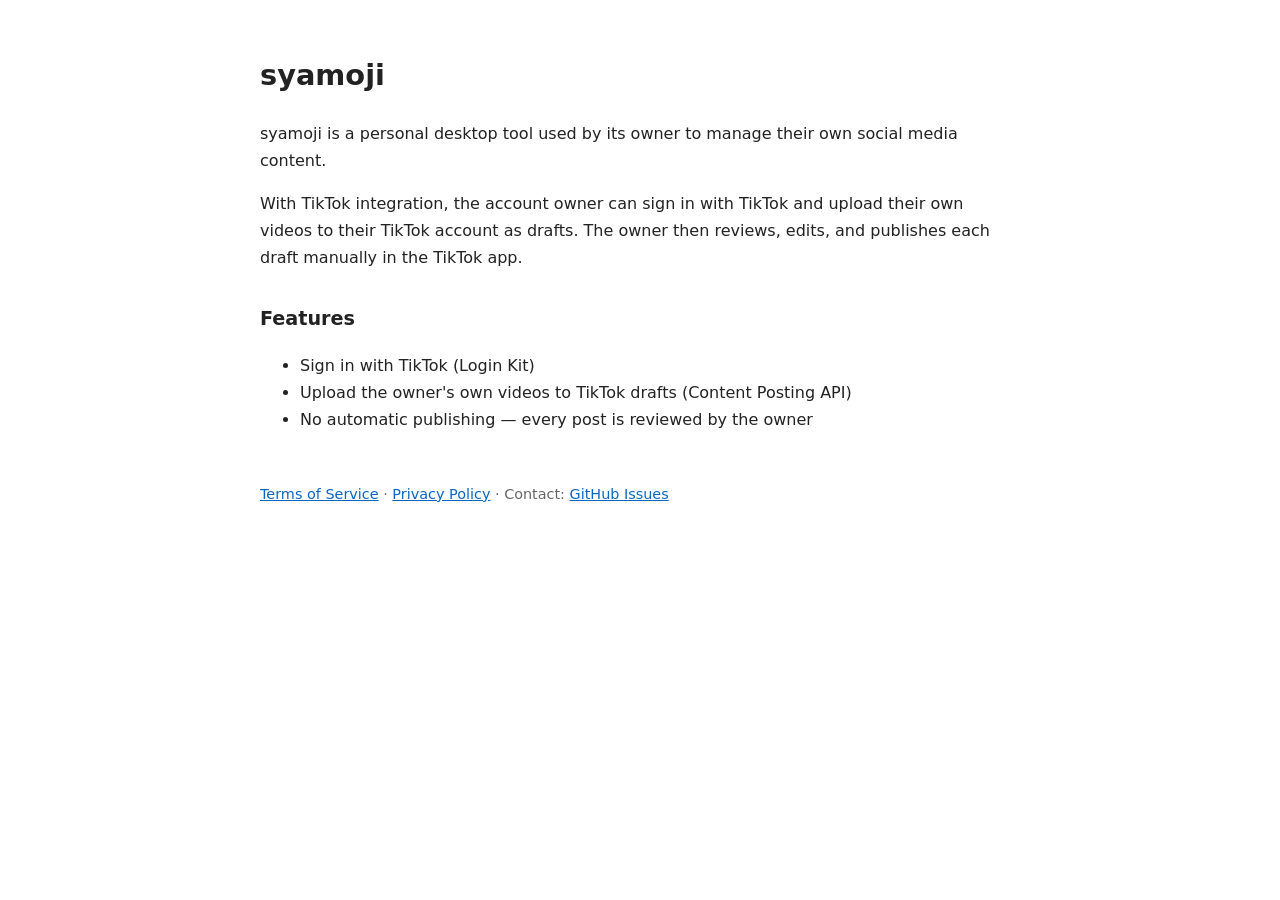
<file: index.html>
<!doctype html><html lang="en"><head><meta charset="utf-8"><meta name="viewport" content="width=device-width,initial-scale=1"><title>syamoji</title><link rel="stylesheet" href="style.css"></head><body>
<h1>syamoji</h1>
<p>syamoji is a personal desktop tool used by its owner to manage their own social media content.</p>
<p>With TikTok integration, the account owner can sign in with TikTok and upload their own videos to their TikTok account as drafts. The owner then reviews, edits, and publishes each draft manually in the TikTok app.</p>
<h2>Features</h2>
<ul><li>Sign in with TikTok (Login Kit)</li><li>Upload the owner's own videos to TikTok drafts (Content Posting API)</li><li>No automatic publishing — every post is reviewed by the owner</li></ul>
<footer><a href="terms.html">Terms of Service</a> · <a href="privacy.html">Privacy Policy</a> · Contact: <a href="https://github.com/syamoji-design/syamoji-/issues">GitHub Issues</a></footer>
</body></html>
</file>
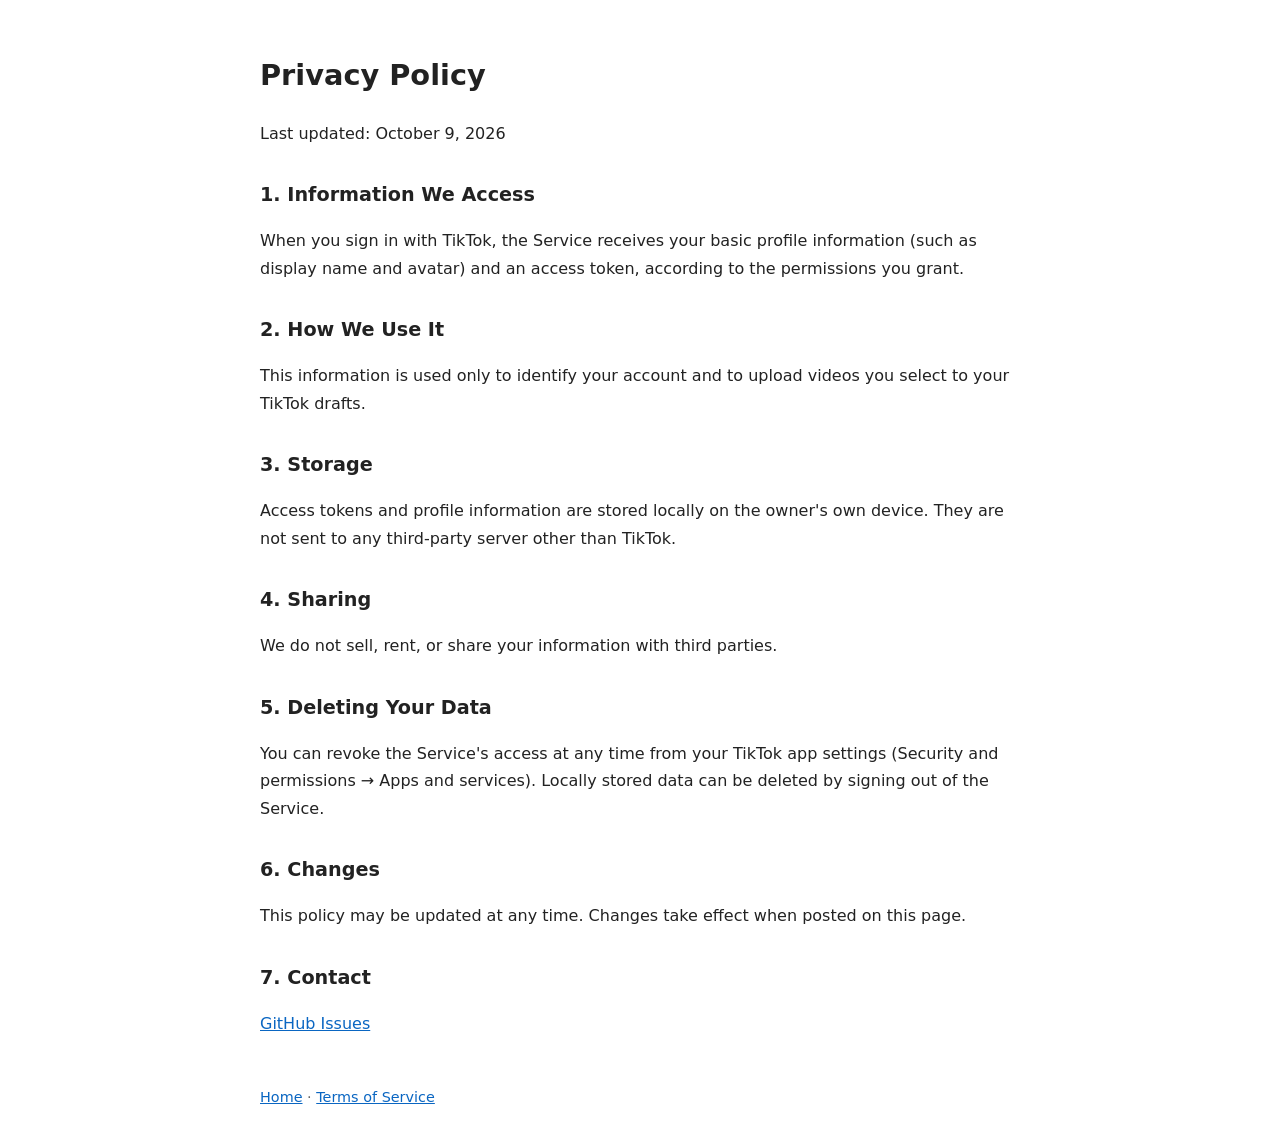
<file: privacy.html>
<!doctype html><html lang="en"><head><meta charset="utf-8"><meta name="viewport" content="width=device-width,initial-scale=1"><title>syamoji Privacy</title><link rel="stylesheet" href="style.css"></head><body>
<h1>Privacy Policy</h1><p>Last updated: October 9, 2026</p>
<h2>1. Information We Access</h2><p>When you sign in with TikTok, the Service receives your basic profile information (such as display name and avatar) and an access token, according to the permissions you grant.</p>
<h2>2. How We Use It</h2><p>This information is used only to identify your account and to upload videos you select to your TikTok drafts.</p>
<h2>3. Storage</h2><p>Access tokens and profile information are stored locally on the owner's own device. They are not sent to any third-party server other than TikTok.</p>
<h2>4. Sharing</h2><p>We do not sell, rent, or share your information with third parties.</p>
<h2>5. Deleting Your Data</h2><p>You can revoke the Service's access at any time from your TikTok app settings (Security and permissions → Apps and services). Locally stored data can be deleted by signing out of the Service.</p>
<h2>6. Changes</h2><p>This policy may be updated at any time. Changes take effect when posted on this page.</p>
<h2>7. Contact</h2><p><a href="https://github.com/syamoji-design/syamoji-/issues">GitHub Issues</a></p>
<footer><a href="index.html">Home</a> · <a href="terms.html">Terms of Service</a></footer>
</body></html>
</file>
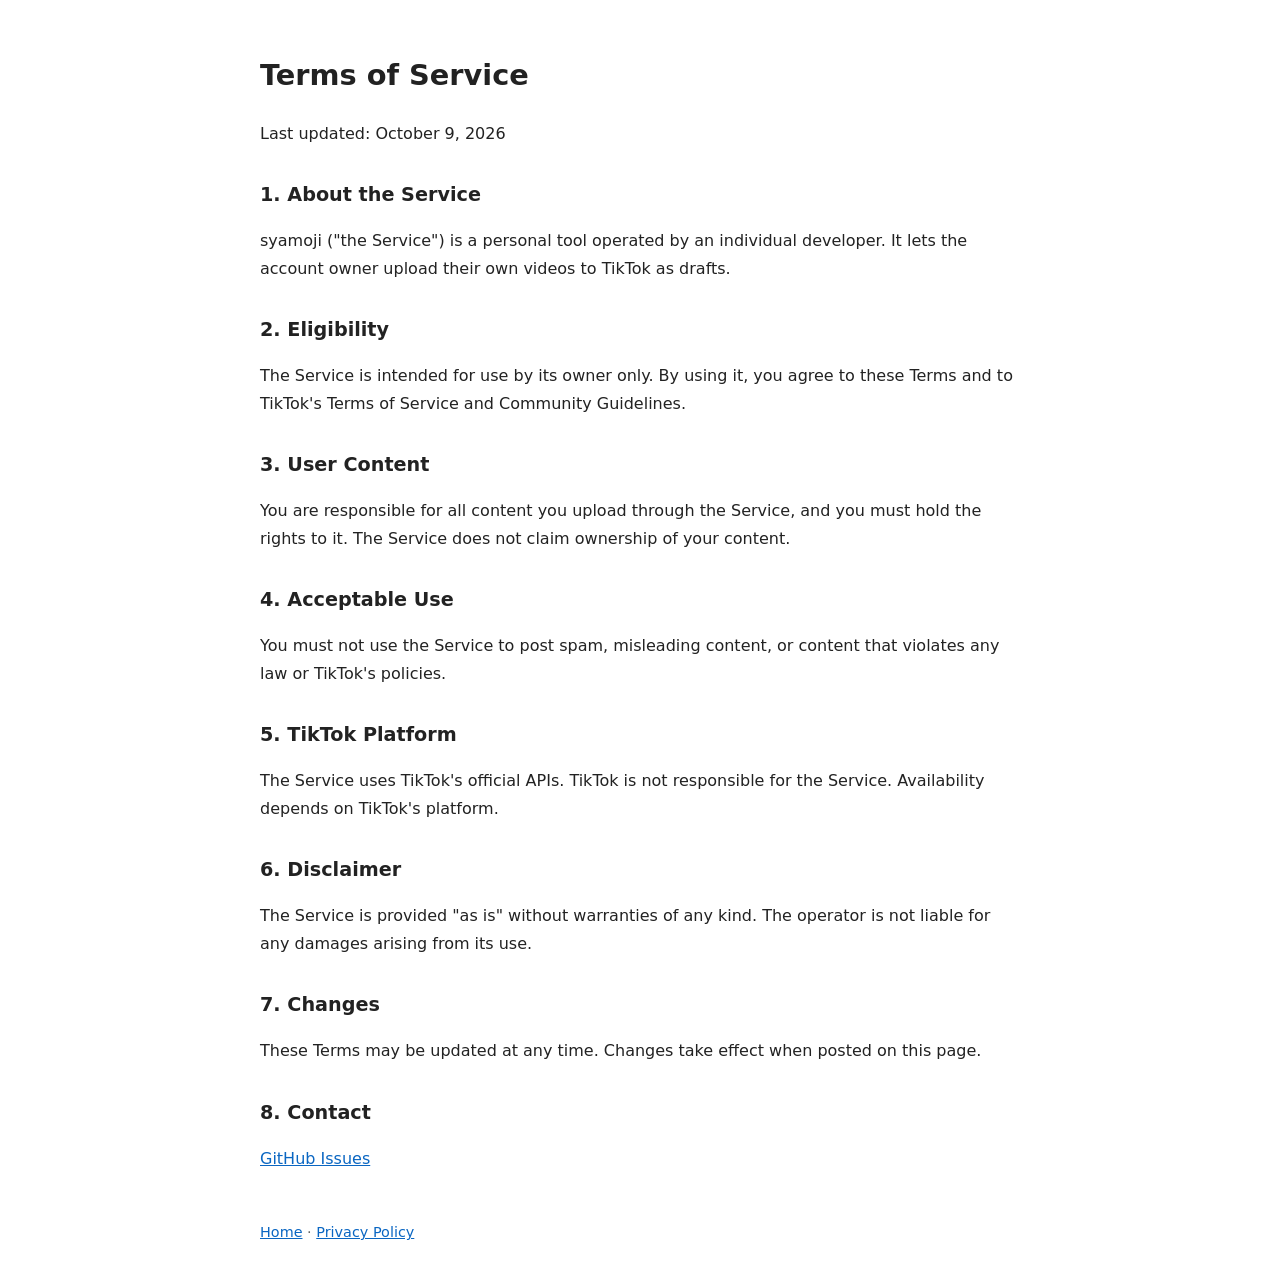
<file: terms.html>
<!doctype html><html lang="en"><head><meta charset="utf-8"><meta name="viewport" content="width=device-width,initial-scale=1"><title>syamoji Terms</title><link rel="stylesheet" href="style.css"></head><body>
<h1>Terms of Service</h1><p>Last updated: October 9, 2026</p>
<h2>1. About the Service</h2><p>syamoji ("the Service") is a personal tool operated by an individual developer. It lets the account owner upload their own videos to TikTok as drafts.</p>
<h2>2. Eligibility</h2><p>The Service is intended for use by its owner only. By using it, you agree to these Terms and to TikTok's Terms of Service and Community Guidelines.</p>
<h2>3. User Content</h2><p>You are responsible for all content you upload through the Service, and you must hold the rights to it. The Service does not claim ownership of your content.</p>
<h2>4. Acceptable Use</h2><p>You must not use the Service to post spam, misleading content, or content that violates any law or TikTok's policies.</p>
<h2>5. TikTok Platform</h2><p>The Service uses TikTok's official APIs. TikTok is not responsible for the Service. Availability depends on TikTok's platform.</p>
<h2>6. Disclaimer</h2><p>The Service is provided "as is" without warranties of any kind. The operator is not liable for any damages arising from its use.</p>
<h2>7. Changes</h2><p>These Terms may be updated at any time. Changes take effect when posted on this page.</p>
<h2>8. Contact</h2><p><a href="https://github.com/syamoji-design/syamoji-/issues">GitHub Issues</a></p>
<footer><a href="index.html">Home</a> · <a href="privacy.html">Privacy Policy</a></footer>
</body></html>
</file>
<file: style.css>
body{font-family:system-ui,-apple-system,"Segoe UI",sans-serif;max-width:760px;margin:0 auto;padding:32px 16px;line-height:1.7;color:#222;background:#fff}
h1{font-size:1.8rem}h2{font-size:1.2rem;margin-top:2rem}a{color:#0a66c2}footer{margin-top:3rem;font-size:.9rem;color:#666}
</file>
